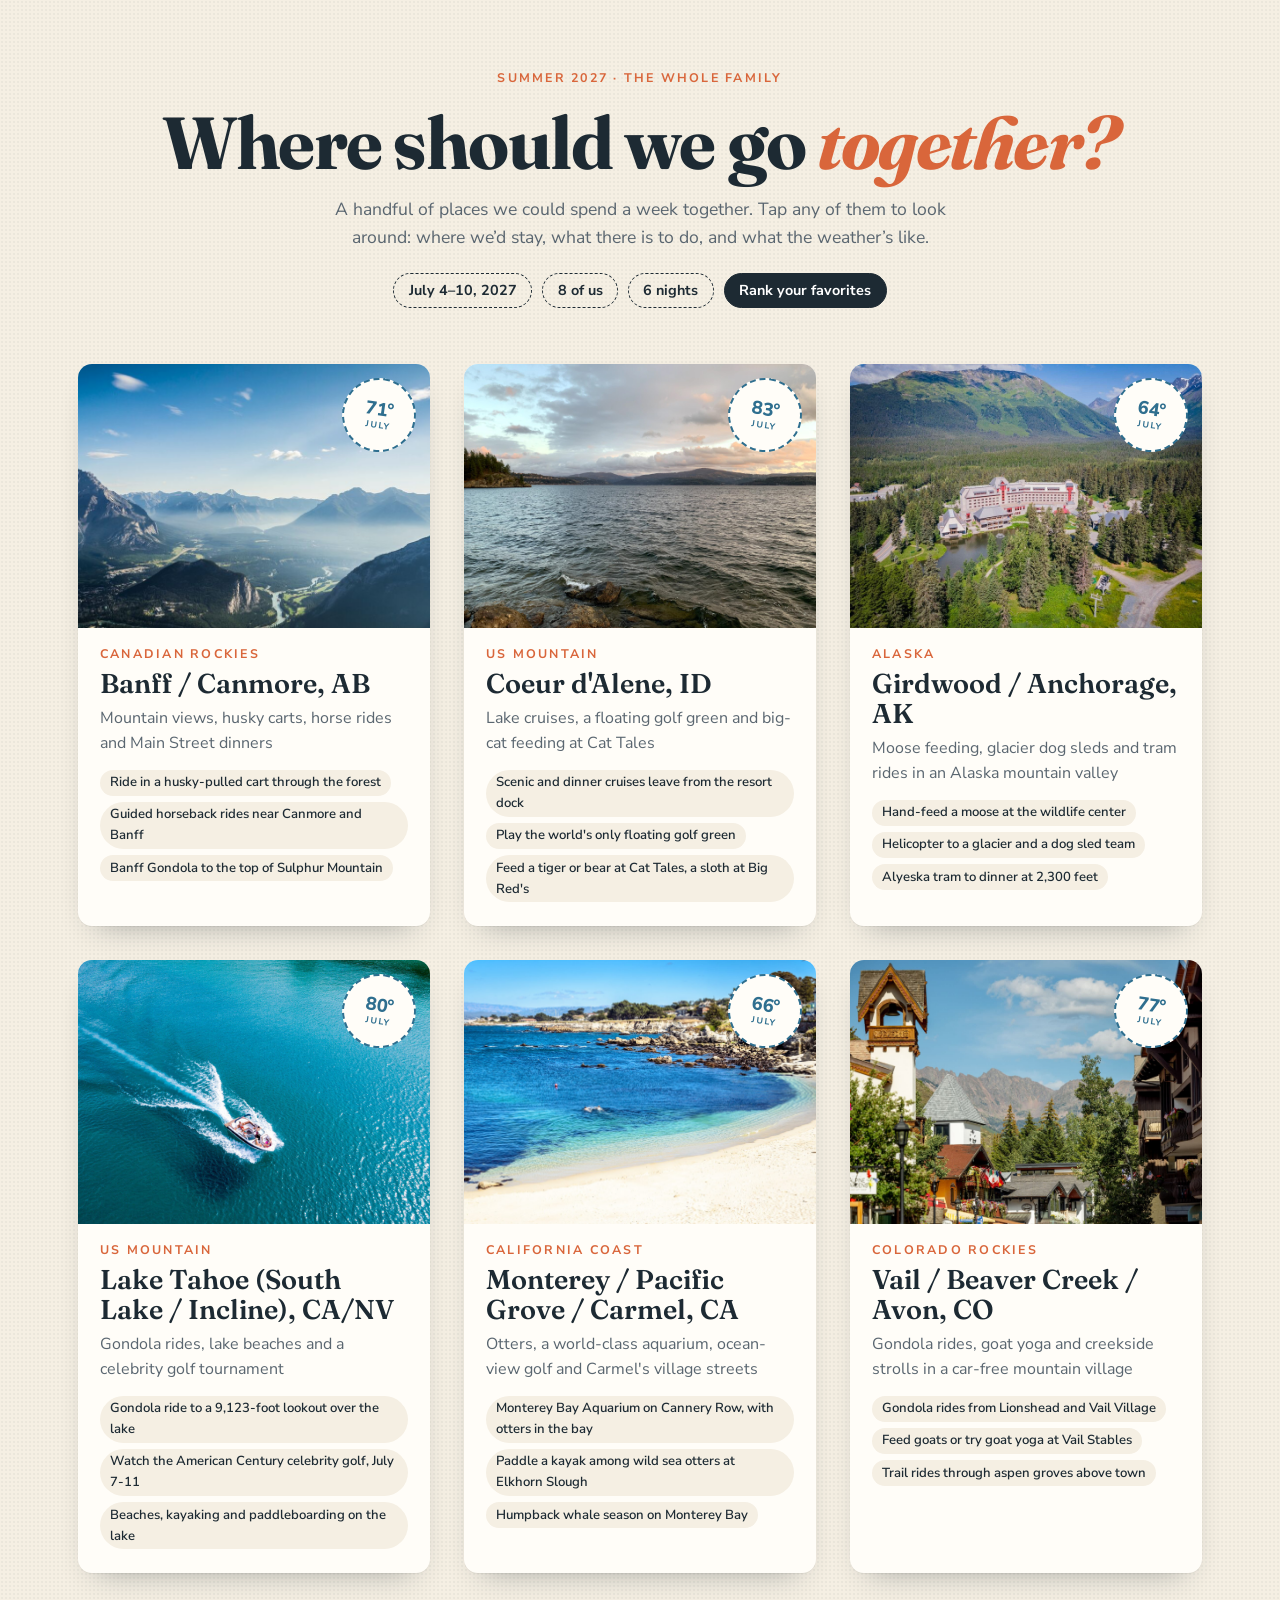
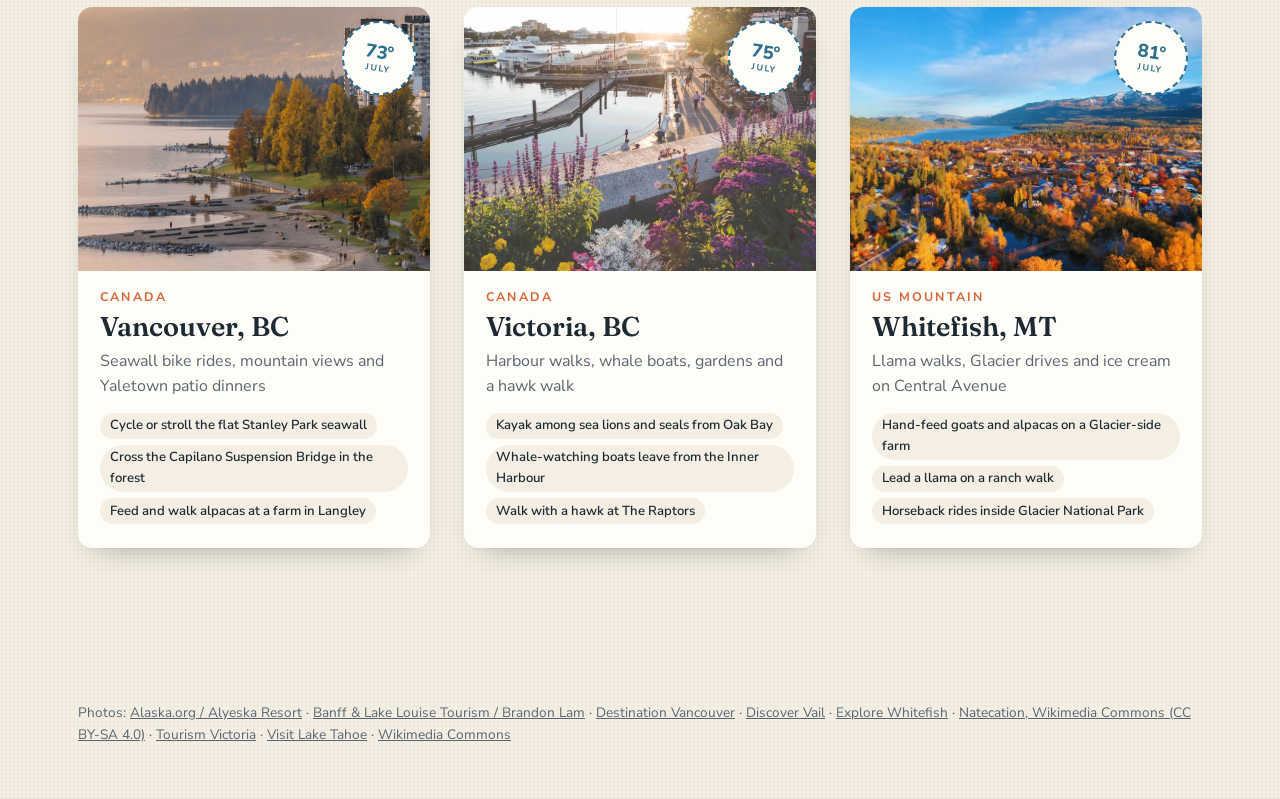
<file: index.html>
<!DOCTYPE html>
<html lang="en">
<head>
<meta charset="utf-8"><meta name="viewport" content="width=device-width,initial-scale=1">
<title>Our 2027 family trip</title>
<link rel="preconnect" href="https://fonts.googleapis.com"><link rel="preconnect" href="https://fonts.gstatic.com" crossorigin><link href="https://fonts.googleapis.com/css2?family=Fraunces:ital,opsz,wght@0,9..144,600;0,9..144,700;1,9..144,600&family=Nunito+Sans:wght@400;600;700;800&display=swap" rel="stylesheet">
<link rel="stylesheet" href="css/brochure.css">
</head>
<body data-page="index">
<script src="js/common.js"></script>
<script src="js/brochure.js"></script>
</body>
</html>
</file>
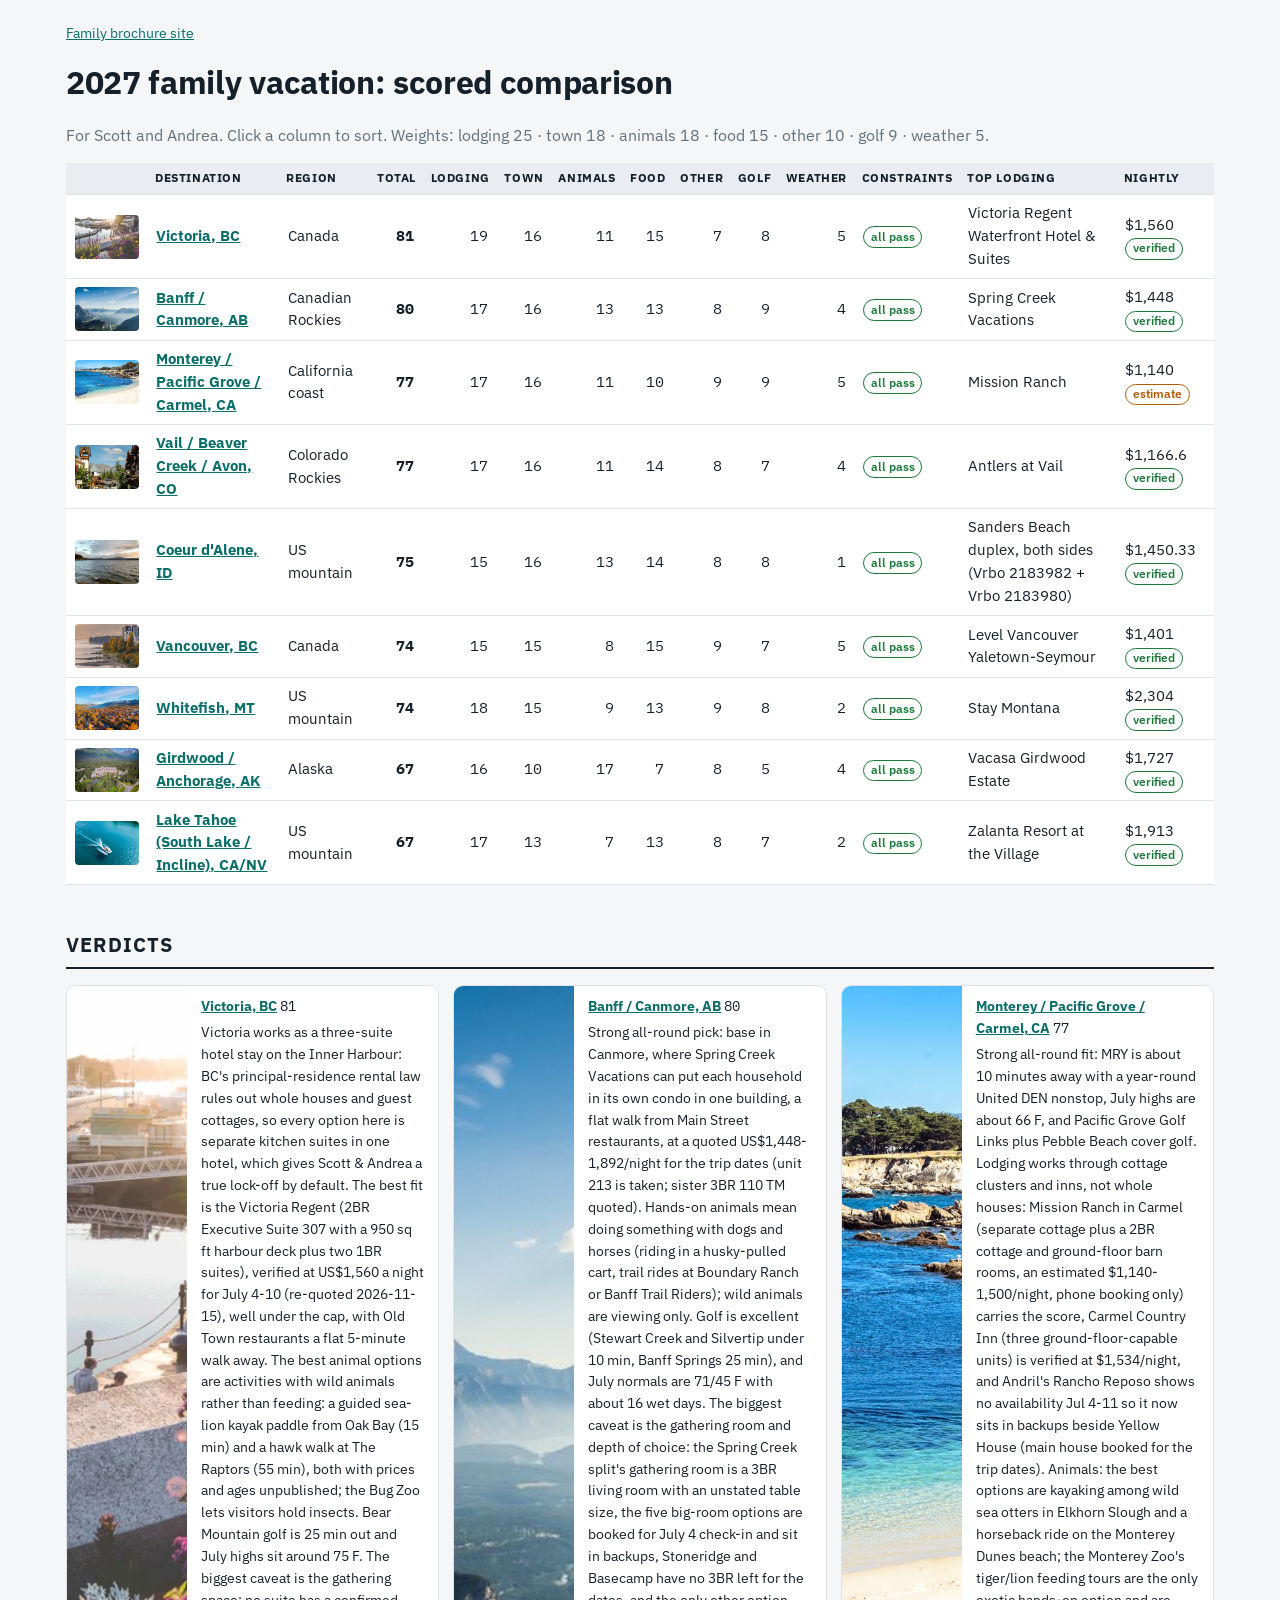
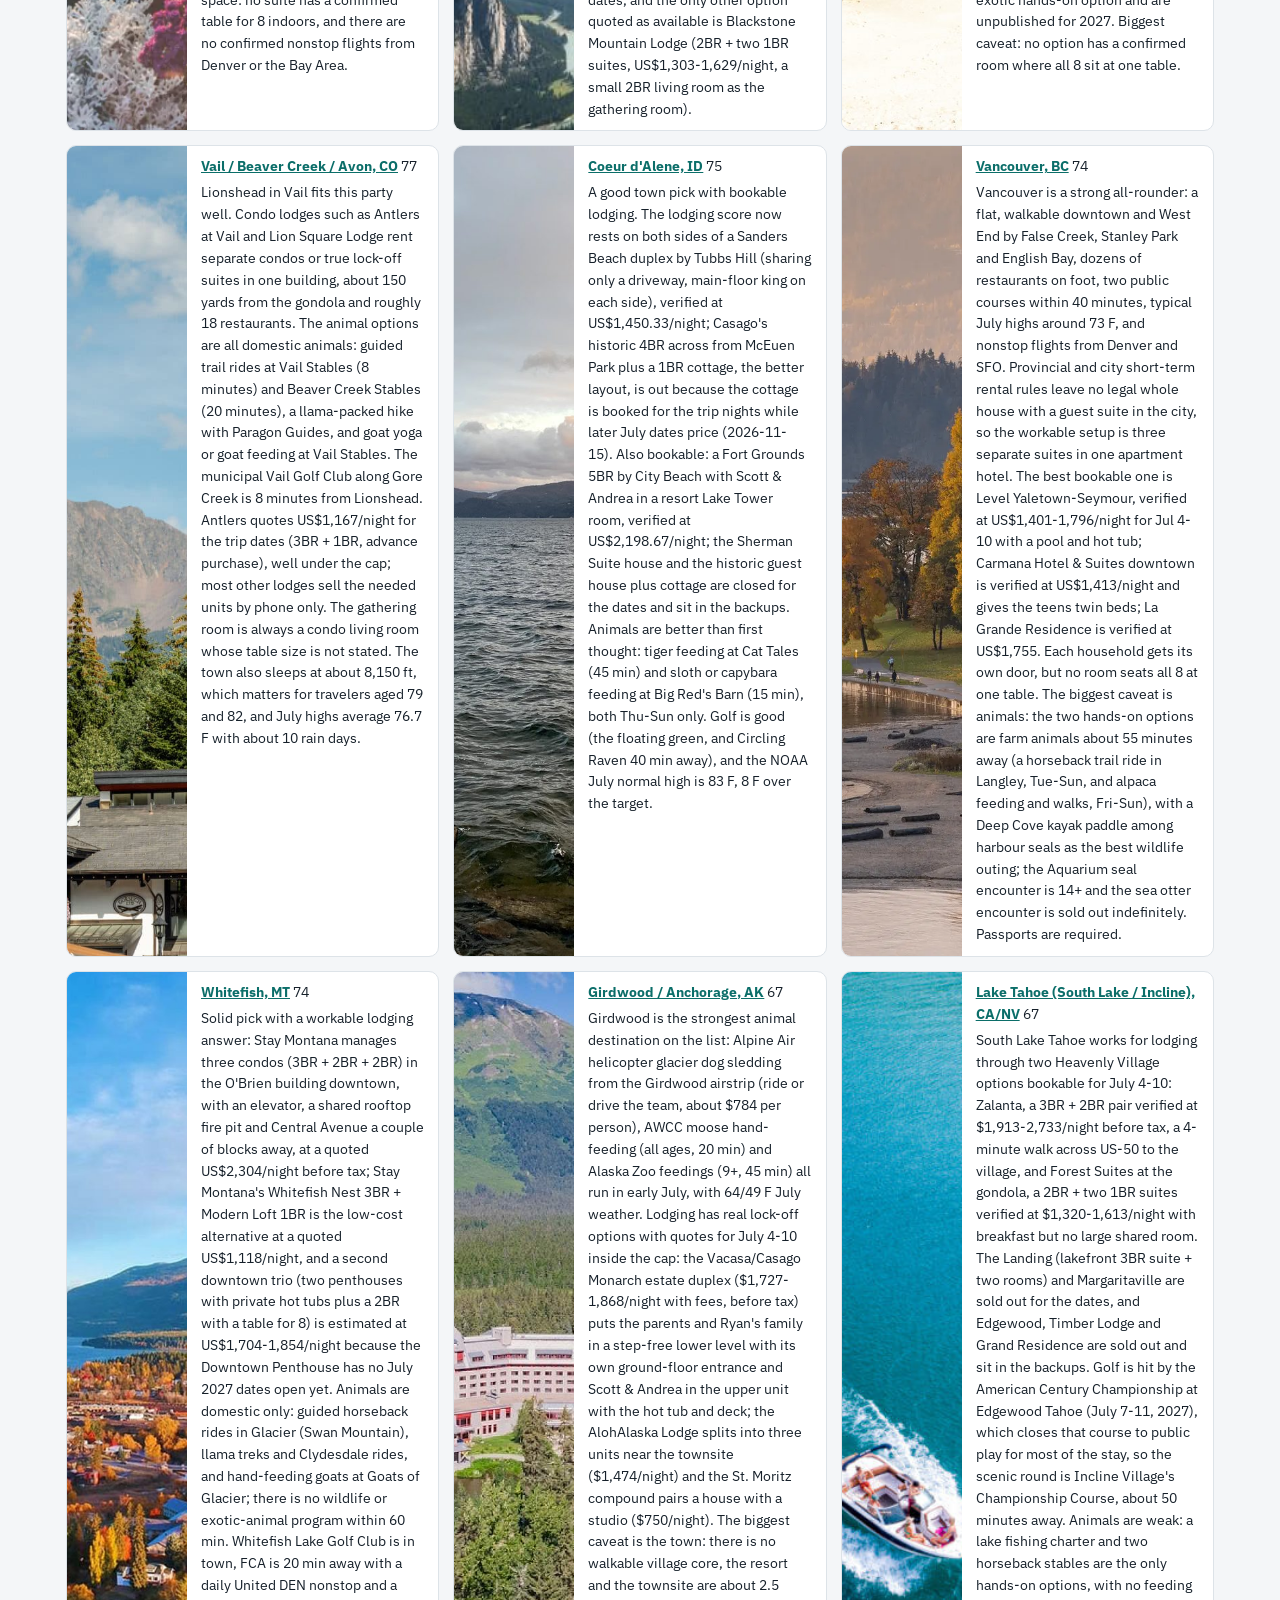
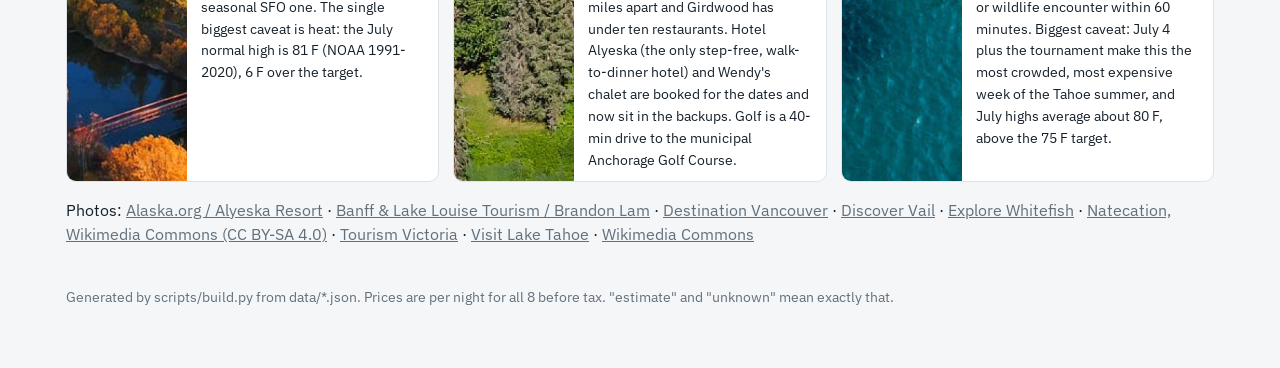
<file: analysis/index.html>
<!DOCTYPE html>
<html lang="en">
<head>
<meta charset="utf-8"><meta name="viewport" content="width=device-width,initial-scale=1">
<title>Destination analysis — analysis</title>
<link rel="preconnect" href="https://fonts.googleapis.com"><link rel="preconnect" href="https://fonts.gstatic.com" crossorigin><link href="https://fonts.googleapis.com/css2?family=IBM+Plex+Mono:wght@500;600&family=IBM+Plex+Sans:wght@400;600;700&display=swap" rel="stylesheet">
<link rel="stylesheet" href="../css/analysis.css">
</head>
<body data-page="index">
<main>
<nav id="nav"><a href="../index.html">Family brochure site</a></nav>
<div id="app"></div>
<footer>Generated by scripts/build.py from data/*.json. Prices are per night for all 8 before tax. "estimate" and "unknown" mean exactly that.</footer>
</main>
<script src="../js/common.js"></script>
<script src="../js/analysis.js"></script>
</body>
</html>
</file>
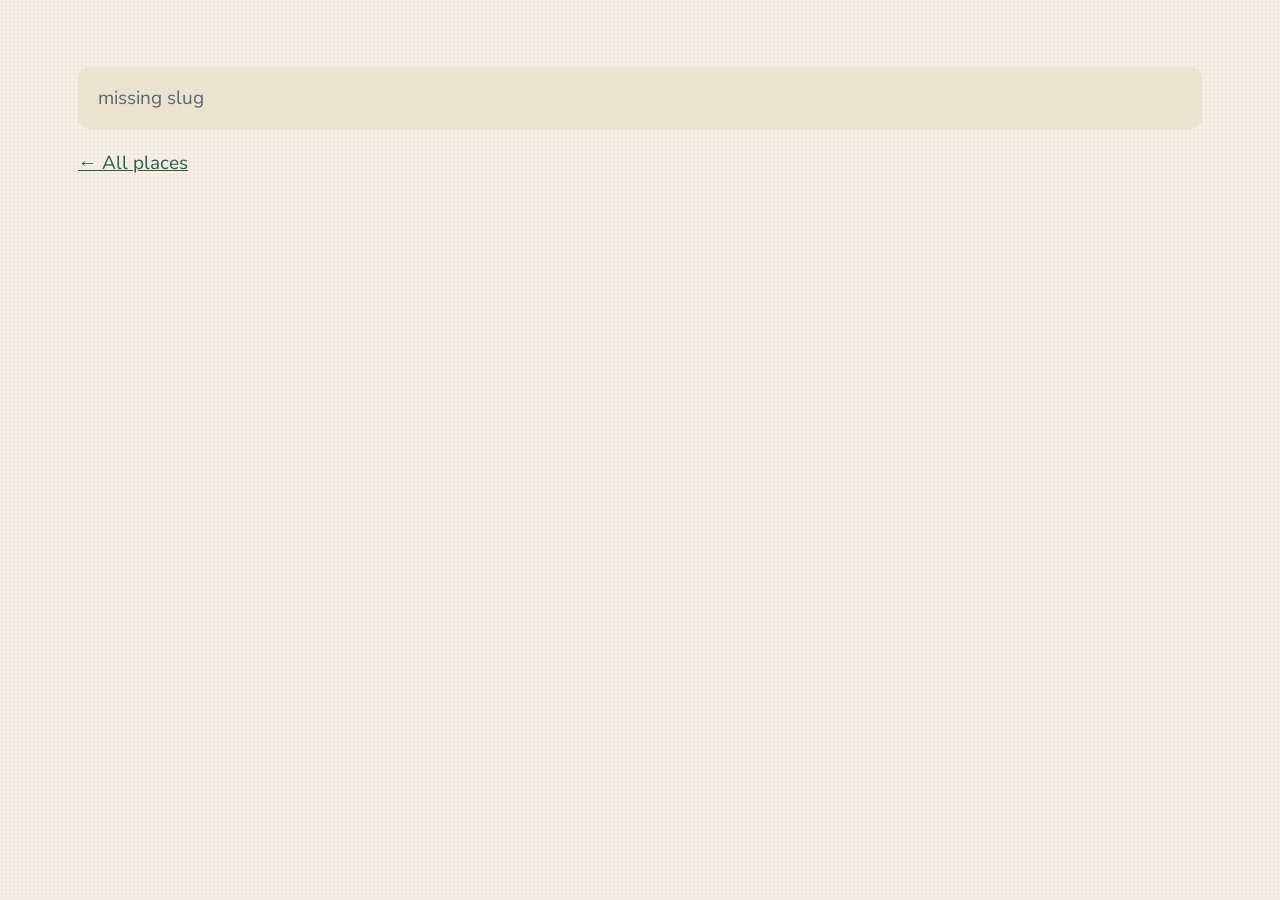
<file: location.html>
<!DOCTYPE html>
<html lang="en">
<head>
<meta charset="utf-8"><meta name="viewport" content="width=device-width,initial-scale=1">
<title>Place</title>
<link rel="preconnect" href="https://fonts.googleapis.com"><link rel="preconnect" href="https://fonts.gstatic.com" crossorigin><link href="https://fonts.googleapis.com/css2?family=Fraunces:ital,opsz,wght@0,9..144,600;0,9..144,700;1,9..144,600&family=Nunito+Sans:wght@400;600;700;800&display=swap" rel="stylesheet">
<link rel="stylesheet" href="css/brochure.css">
</head>
<body data-page="destination">
<script src="js/common.js"></script>
<script src="js/brochure.js"></script>
</body>
</html>
</file>
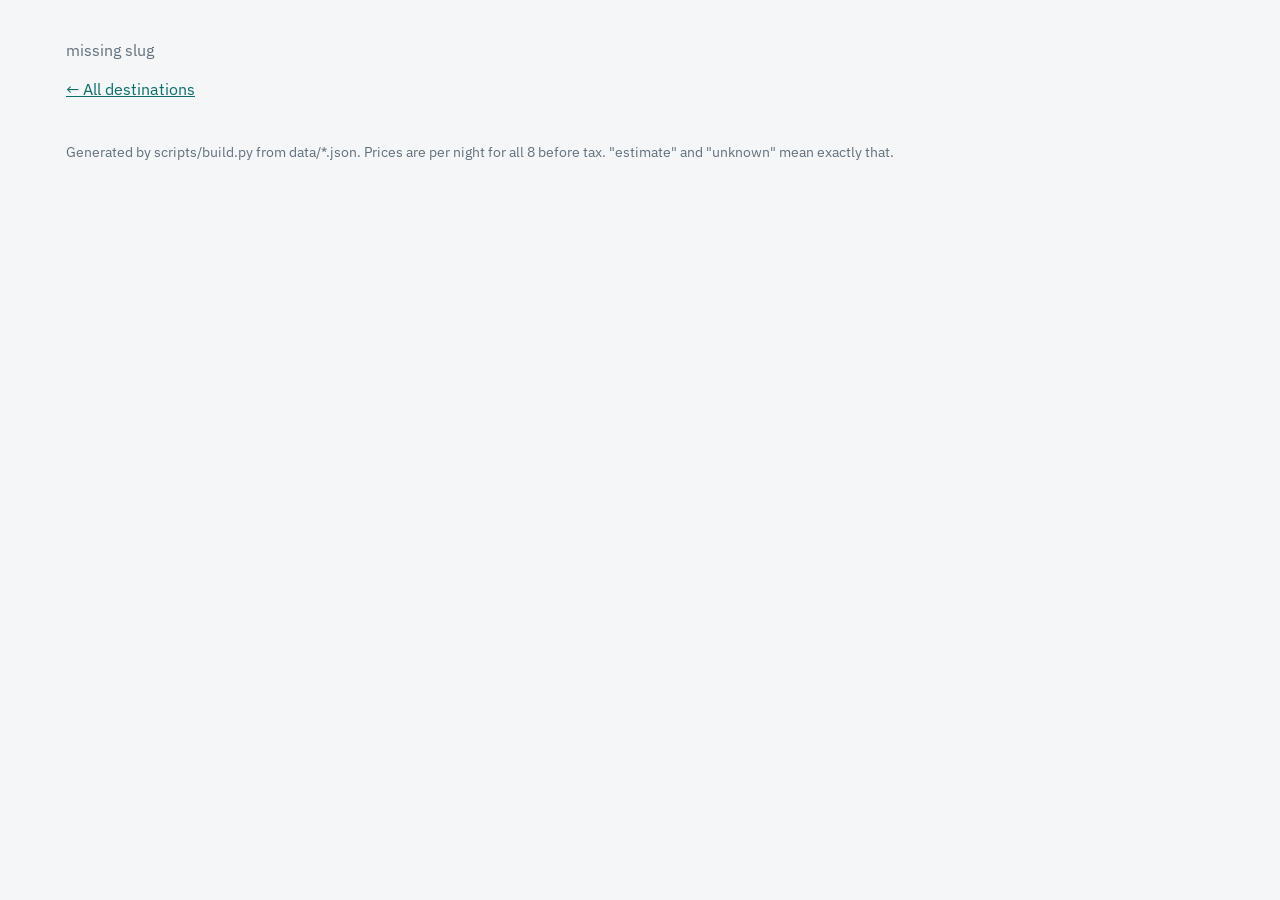
<file: analysis/location.html>
<!DOCTYPE html>
<html lang="en">
<head>
<meta charset="utf-8"><meta name="viewport" content="width=device-width,initial-scale=1">
<title>Destination — analysis</title>
<link rel="preconnect" href="https://fonts.googleapis.com"><link rel="preconnect" href="https://fonts.gstatic.com" crossorigin><link href="https://fonts.googleapis.com/css2?family=IBM+Plex+Mono:wght@500;600&family=IBM+Plex+Sans:wght@400;600;700&display=swap" rel="stylesheet">
<link rel="stylesheet" href="../css/analysis.css">
</head>
<body data-page="destination">
<main>
<nav id="nav"></nav>
<div id="app"></div>
<footer>Generated by scripts/build.py from data/*.json. Prices are per night for all 8 before tax. "estimate" and "unknown" mean exactly that.</footer>
</main>
<script src="../js/common.js"></script>
<script src="../js/analysis.js"></script>
</body>
</html>
</file>
<file: css/brochure.css>
:root{--paper:#f5efe3;--paper2:#ebe2d0;--ink:#1d2a33;--soft:#5a6670;--sun:#d9663b;--pine:#2e5a4c;--sky:#2f6f8f;--card:#fffdf8;--r:14px}
*{box-sizing:border-box}html{scroll-behavior:smooth}
body{margin:0;background:var(--paper);color:var(--ink);font:19px/1.6 'Nunito Sans',Georgia,serif;
 background-image:radial-gradient(rgba(29,42,51,.045) 1px,transparent 1px);background-size:4px 4px}
h1,h2,h3{font-family:'Fraunces',Georgia,serif;font-weight:600;line-height:1.1;margin:0}
a{color:var(--pine)}img{display:block}
.wrap{max-width:1180px;margin:0 auto;padding:0 28px}
.kicker{font:700 .78rem/1 'Nunito Sans',sans-serif;letter-spacing:.18em;text-transform:uppercase;color:var(--sun)}
.ph{background:linear-gradient(135deg,var(--paper2),#d9cdb5);width:100%;height:100%}
.mast{padding:72px 0 36px;text-align:center}
.mast h1{font-size:clamp(2.6rem,6vw,4.6rem);font-weight:700;letter-spacing:-.02em;margin:.25em 0 .15em}
.mast h1 em{font-style:italic;color:var(--sun)}
.mast p{max-width:640px;margin:0 auto;color:var(--soft);font-size:1.1rem}
.dates{display:inline-flex;gap:10px;margin-top:22px;flex-wrap:wrap;justify-content:center;align-items:center}
.dates span,.dates a.rank-cta{border:1.5px dashed var(--ink);border-radius:999px;padding:.35em 1em;font-weight:700;font-size:.9rem}
.dates a.rank-cta{background:var(--ink);color:#fff;border-style:solid;text-decoration:none}
.dates a.rank-cta:hover{background:var(--sun);border-color:var(--sun)}
.cards{display:grid;grid-template-columns:repeat(auto-fill,minmax(340px,1fr));gap:34px;padding:20px 0 80px}
.pc{position:relative;background:var(--card);border-radius:var(--r);overflow:hidden;text-decoration:none;color:inherit;
 box-shadow:0 1px 0 rgba(0,0,0,.04),0 14px 30px -18px rgba(29,42,51,.45);transition:transform .35s cubic-bezier(.2,.8,.2,1),box-shadow .35s;
 animation:rise .7s both}
.pc:nth-child(3n+2){animation-delay:.08s}.pc:nth-child(3n+3){animation-delay:.16s}
.pc:hover{transform:translateY(-6px) rotate(-.6deg);box-shadow:0 26px 40px -22px rgba(29,42,51,.55)}
.pc .shot{aspect-ratio:4/3;overflow:hidden}.pc .shot img,.pc .shot .ph{width:100%;height:100%;object-fit:cover;transition:transform 1.2s}
.pc:hover .shot img{transform:scale(1.05)}
.pc .body{padding:20px 22px 24px}
.pc h2{font-size:1.7rem;margin:.3em 0 .25em}
.pc .tag{color:var(--soft);margin:0 0 .8em;font-size:1rem}
.stamp{position:absolute;top:14px;right:14px;width:74px;height:74px;border-radius:50%;background:var(--card);color:var(--sky);
 display:grid;place-items:center;text-align:center;font:800 1.15rem/1 'Nunito Sans',sans-serif;border:2px dashed var(--sky);transform:rotate(8deg)}
.stamp small{display:block;font-size:.55rem;letter-spacing:.12em;font-weight:700;margin-top:3px}
.chips{display:flex;flex-wrap:wrap;gap:6px;list-style:none;padding:0;margin:0}
.chips li{background:var(--paper);border-radius:999px;padding:.2em .75em;font-size:.82rem;font-weight:600}
.hero{position:relative;min-height:78vh;display:flex;align-items:flex-end;color:#fff;overflow:hidden;background:var(--ink)}
.hero>img,.hero>.ph{position:absolute;inset:0;width:100%;height:100%;object-fit:cover}
.hero:after{content:"";position:absolute;inset:0;background:linear-gradient(180deg,rgba(0,0,0,.25) 0,transparent 30%,rgba(10,20,25,.78) 100%)}
.hero .wrap{position:relative;z-index:1;padding-bottom:84px;width:100%}
.hero h1{font-size:clamp(3rem,8vw,6rem);font-weight:700;letter-spacing:-.02em;animation:rise .8s both}
.hero p{font-size:1.35rem;max-width:720px;margin:.4em 0 0;animation:rise .8s .12s both}
.hero .kicker{color:#ffd2b8}
.back{position:absolute;top:22px;left:28px;z-index:2;color:#fff;text-decoration:none;font-weight:700;background:rgba(0,0,0,.35);
 padding:.4em .9em;border-radius:999px;backdrop-filter:blur(4px)}
.facts{display:flex;gap:14px;flex-wrap:wrap;margin:-34px 0 0;position:relative;z-index:2}
.facts div{background:var(--card);border-radius:12px;padding:12px 18px;box-shadow:0 10px 24px -16px rgba(0,0,0,.5);min-width:150px}
.facts b{display:block;font:600 1.35rem/1.2 'Fraunces',serif}.facts span{font-size:.8rem;color:var(--soft);text-transform:uppercase;letter-spacing:.1em;font-weight:700}
section{padding:56px 0 8px}
section h2{font-size:clamp(2rem,4vw,2.8rem);margin-bottom:22px}
section h2 em{font-style:italic;color:var(--sun)}
.intro{display:grid;grid-template-columns:1.3fr 1fr;gap:48px;align-items:start}
.intro p{font-size:1.25rem;margin:0}
.ticks{list-style:none;margin:0;padding:0}.ticks li{padding:.45em 0 .45em 1.8em;position:relative;border-bottom:1px dashed #cdbfa5}
.ticks li:before{content:"";position:absolute;left:0;top:.95em;width:.8em;height:.8em;border-radius:50%;background:var(--sun)}
.gallery{display:grid;grid-template-columns:repeat(6,1fr);grid-auto-rows:190px;gap:12px}
.gallery figure{margin:0;border-radius:10px;overflow:hidden;grid-column:span 2}
.gallery figure:first-child{grid-column:span 4;grid-row:span 2}
.gallery img{width:100%;height:100%;object-fit:cover}
.stay{display:grid;grid-template-columns:1.15fr 1fr;gap:0;background:var(--card);border-radius:var(--r);overflow:hidden;margin-bottom:28px;
 box-shadow:0 14px 30px -20px rgba(29,42,51,.5)}
.stay:nth-of-type(even){grid-template-columns:1fr 1.15fr}.stay:nth-of-type(even) .pics{order:2}
.stay .pics{display:grid;grid-template-columns:2fr 1fr;grid-template-rows:1fr 1fr;gap:4px;min-height:340px}
.stay .pics>*:first-child{grid-row:span 2}.stay .pics.one{grid-template-columns:1fr}.stay .pics img,.stay .pics .ph{width:100%;height:100%;object-fit:cover}
.stay .txt{padding:30px 32px}.stay h3{font-size:1.7rem;margin-bottom:.4em}
.stay .price{margin-top:16px;font-weight:700;color:var(--pine)}
.btn{display:inline-block;margin-top:14px;padding:.5em 1.1em;border-radius:999px;background:var(--ink);color:#fff;text-decoration:none;font-weight:700;font-size:.9rem}
.stay-links{display:flex;flex-wrap:wrap;gap:8px;margin-top:14px}.stay-links .btn{margin-top:0}
.todo{display:grid;grid-template-columns:repeat(auto-fill,minmax(260px,1fr));gap:22px}
.todo article{background:var(--card);border-radius:12px;overflow:hidden;box-shadow:0 10px 24px -18px rgba(0,0,0,.5)}
.todo .shot{aspect-ratio:3/2;overflow:hidden}.todo .shot img,.todo .shot .ph{width:100%;height:100%;object-fit:cover}
.todo .t{padding:14px 18px 18px}.todo h3{font-size:1.2rem;margin:.35em 0 .3em}.todo p{margin:0;font-size:.98rem;color:var(--soft)}
.k{display:inline-block;font:800 .68rem/1 'Nunito Sans',sans-serif;letter-spacing:.14em;text-transform:uppercase;padding:.45em .7em;border-radius:6px;background:var(--paper2)}
/* focus sections (trip.yaml order) get f0, f1, ... */
.k.f0{background:#f6dccd;color:#8a3a1c}.k.f1{background:#d8e8dc;color:#24503f}.k.f2{background:#f3d9e4;color:#7a2c4f}.k.f3{background:#e2e6cf;color:#4f5a1c}.k.outdoors{background:#d7e6ee;color:#1f5670}
.k.spa{background:#eadcf0;color:#5b3570}.k.food{background:#f7e7c4;color:#7a5410}.k.rainy{background:#dfe2e6;color:#394550}
.two{display:grid;grid-template-columns:1fr 1fr;gap:28px}
.box{background:var(--card);border-radius:var(--r);padding:26px 30px}.box h3{font-size:1.4rem;margin-bottom:.5em}
.box.good{border-top:6px solid var(--pine)}.box.know{border-top:6px solid var(--sun)}
.box ul{margin:0;padding-left:1.1em}.box li{margin:.35em 0}
.note{background:var(--paper2);border-radius:12px;padding:16px 20px;color:var(--soft)}
footer{padding:60px 0 40px;color:var(--soft);font-size:.85rem}.credits a{color:var(--soft)}
@keyframes rise{from{opacity:0;transform:translateY(18px)}to{opacity:1;transform:none}}
@media(max-width:820px){.intro,.two,.stay,.stay:nth-of-type(even){grid-template-columns:1fr}.stay:nth-of-type(even) .pics{order:0}
 .gallery{grid-template-columns:1fr 1fr;grid-auto-rows:150px}.gallery figure,.gallery figure:first-child{grid-column:span 1;grid-row:span 1}}
</file>
<file: css/analysis.css>
:root{--ink:#16202a;--muted:#62707c;--line:#dde3e8;--bg:#f4f6f8;--card:#fff;--accent:#0b6e69;--warn:#b25d07;--bad:#a3271f;--good:#1d7a3a}
*{box-sizing:border-box}body{margin:0;font:15.5px/1.55 'IBM Plex Sans',system-ui,sans-serif;color:var(--ink);background:var(--bg)}
main{max-width:1200px;margin:0 auto;padding:22px 26px 60px}a{color:var(--accent)}
h1{font-size:2rem;margin:.1em 0;letter-spacing:-.01em}h2{font-size:1.25rem;margin:2.2em 0 .8em;padding-bottom:.35em;border-bottom:2px solid var(--ink);text-transform:uppercase;letter-spacing:.06em}
h3{margin:0 0 .3em;font-size:1.08rem}.muted{color:var(--muted)}.num{font-family:'IBM Plex Mono',monospace}
nav{display:flex;gap:18px;font-size:.9rem;margin-bottom:14px}
.pill{display:inline-block;padding:.05em .55em;border-radius:999px;font-size:.75rem;border:1px solid var(--line);background:#fff;white-space:nowrap;font-weight:600}
.pill.verified,.pill.yes,.pill.hands-on{border-color:var(--good);color:var(--good)}.pill.estimate,.pill.unknown-ish,.pill.close{border-color:var(--warn);color:var(--warn)}
.pill.unknown,.pill.no,.pill.suspended{border-color:var(--bad);color:var(--bad)}
.pill.stale{border-style:dashed;border-color:#6b4fa0;color:#6b4fa0;background:#f4f0fa}
.flag.stale-banner{background:#fbf4e6;border-left-color:var(--warn)}.flag.stale-banner ul{margin:.3em 0 0;padding-left:1.2em}
tr.is-stale td:first-child{box-shadow:inset 3px 0 0 #6b4fa0}
table{border-collapse:collapse;width:100%;background:var(--card);font-size:.92rem}th,td{border-bottom:1px solid var(--line);padding:.5em .6em;text-align:left;vertical-align:middle}
th{background:#e9edf1;font-size:.76rem;text-transform:uppercase;letter-spacing:.05em;cursor:pointer;user-select:none;white-space:nowrap}th.n,td.n{text-align:right}
td.n{font-family:'IBM Plex Mono',monospace}tr:hover td{background:#f8fafb}
.thumb{width:64px;height:44px;object-fit:cover;border-radius:4px;display:block}.ph{background:#e3e8ec}.thumb.ph{width:64px;height:44px}
.head{display:grid;grid-template-columns:1fr 420px;gap:26px;align-items:start}
.head img.hero,.head .ph.hero{width:100%;aspect-ratio:16/10;object-fit:cover;border-radius:8px}
.bars{display:grid;gap:7px;margin:14px 0}.bar{display:grid;grid-template-columns:88px 1fr 64px;align-items:center;gap:10px;font-size:.88rem}
.bar i{display:block;height:10px;border-radius:5px;background:linear-gradient(90deg,var(--accent) var(--p),#dfe5ea var(--p))}
.total{font:600 2.6rem/1 'IBM Plex Mono',monospace}.total small{font-size:1rem;color:var(--muted)}
.flag{background:#fdecea;border-left:4px solid var(--bad);padding:10px 14px;border-radius:4px;margin:10px 0}
.rat{display:grid;grid-template-columns:repeat(auto-fit,minmax(260px,1fr));gap:10px;margin:0;padding:0;list-style:none}
.rat li{background:var(--card);border:1px solid var(--line);border-radius:8px;padding:10px 12px;font-size:.9rem}.rat b{display:block;font-size:.75rem;text-transform:uppercase;letter-spacing:.06em;color:var(--muted)}
.card{background:var(--card);border:1px solid var(--line);border-radius:10px;overflow:hidden}
.lodge{display:grid;grid-template-columns:340px 1fr;margin:18px 0}.lodge.nopics{grid-template-columns:1fr}.lodge .pics{display:grid;gap:3px;align-content:start}
.lodge .pics img,.lodge .pics .ph{width:100%;aspect-ratio:4/3;object-fit:cover}.lodge .pics .row{display:grid;grid-template-columns:1fr 1fr;gap:3px}
.lodge .pics .row img{aspect-ratio:1/1}.lodge .txt{padding:16px 20px}
.verdict{font-weight:600;margin:.3em 0 .6em}.scores{display:flex;gap:6px;flex-wrap:wrap;margin:6px 0 10px}
.scores span{background:#eef2f5;border-radius:6px;padding:.15em .55em;font-size:.8rem}.scores b{font-family:'IBM Plex Mono',monospace}
.split{display:grid;grid-template-columns:150px 1fr;gap:3px 12px;font-size:.9rem;margin:8px 0;padding:10px 12px;background:#f6f8fa;border-radius:6px}
.split dt{font-weight:600;color:var(--muted)}.split dd{margin:0}
.pc{display:grid;grid-template-columns:1fr 1fr;gap:16px;font-size:.9rem}.pc ul{margin:.2em 0;padding-left:1.1em}.pc b{font-size:.75rem;text-transform:uppercase;letter-spacing:.06em}
details{margin-top:10px;font-size:.9rem}summary{cursor:pointer;color:var(--accent);font-weight:600}details p{margin:.5em 0}
.links{display:flex;flex-wrap:wrap;gap:6px;margin-top:10px}.links a{font-size:.8rem;border:1px solid var(--line);border-radius:999px;padding:.15em .7em;text-decoration:none}
.grid{display:grid;grid-template-columns:repeat(auto-fill,minmax(270px,1fr));gap:16px}
.grid .card img,.grid .card .ph{width:100%;aspect-ratio:16/9;object-fit:cover}.grid .card .t{padding:12px 14px}.grid .card p{margin:.35em 0;font-size:.9rem}
.facts{display:flex;flex-wrap:wrap;gap:5px;margin:6px 0}
.cols{display:grid;grid-template-columns:repeat(auto-fit,minmax(300px,1fr));gap:16px}
dl.kv{display:grid;grid-template-columns:200px 1fr;gap:6px 14px;background:var(--card);border:1px solid var(--line);border-radius:8px;padding:14px 18px}dl.kv dt{font-weight:600}dl.kv dd{margin:0}
.src{columns:2 340px;column-gap:28px}.src h3{break-after:avoid;font-size:.8rem;text-transform:uppercase;letter-spacing:.06em;color:var(--muted);margin-top:12px}
.src ul{margin:0 0 10px;padding-left:1.1em}.src li{break-inside:avoid;font-size:.9rem}
.verdicts{display:grid;grid-template-columns:repeat(auto-fill,minmax(340px,1fr));gap:14px}.verdicts .card{display:grid;grid-template-columns:120px 1fr}
.verdicts img,.verdicts .ph{width:120px;height:100%;object-fit:cover}.verdicts .t{padding:10px 14px;font-size:.88rem}.verdicts .t p{margin:.3em 0 0}
footer{margin-top:3em;color:var(--muted);font-size:.85rem}.credits a{color:var(--muted)}
@media(max-width:860px){.head,.lodge{grid-template-columns:1fr}.pc{grid-template-columns:1fr}.split,dl.kv{grid-template-columns:1fr}}

/* lodging_backups: collapsed under the lodging cards */
details.backups { margin: 1.5rem 0; }
details.backups > summary { font-weight: 600; cursor: pointer; margin-bottom: 1rem; }
</file>
